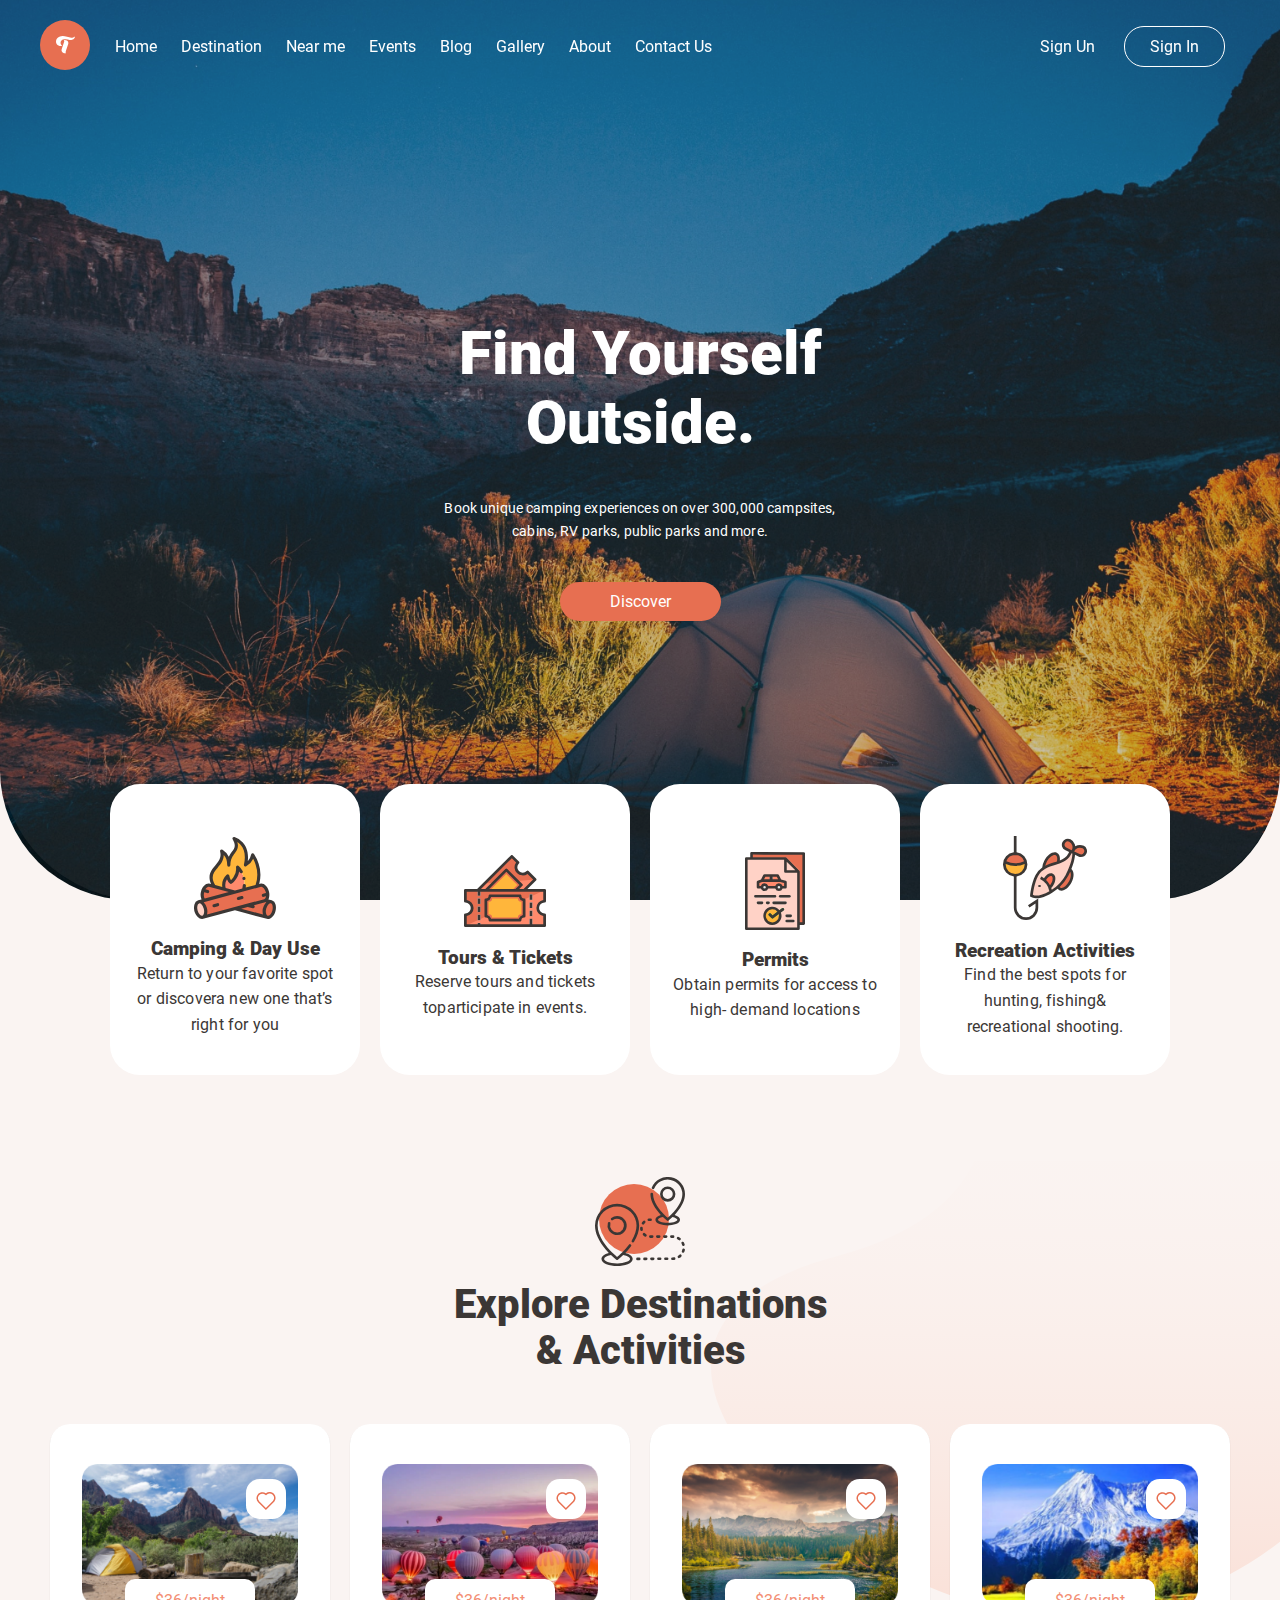
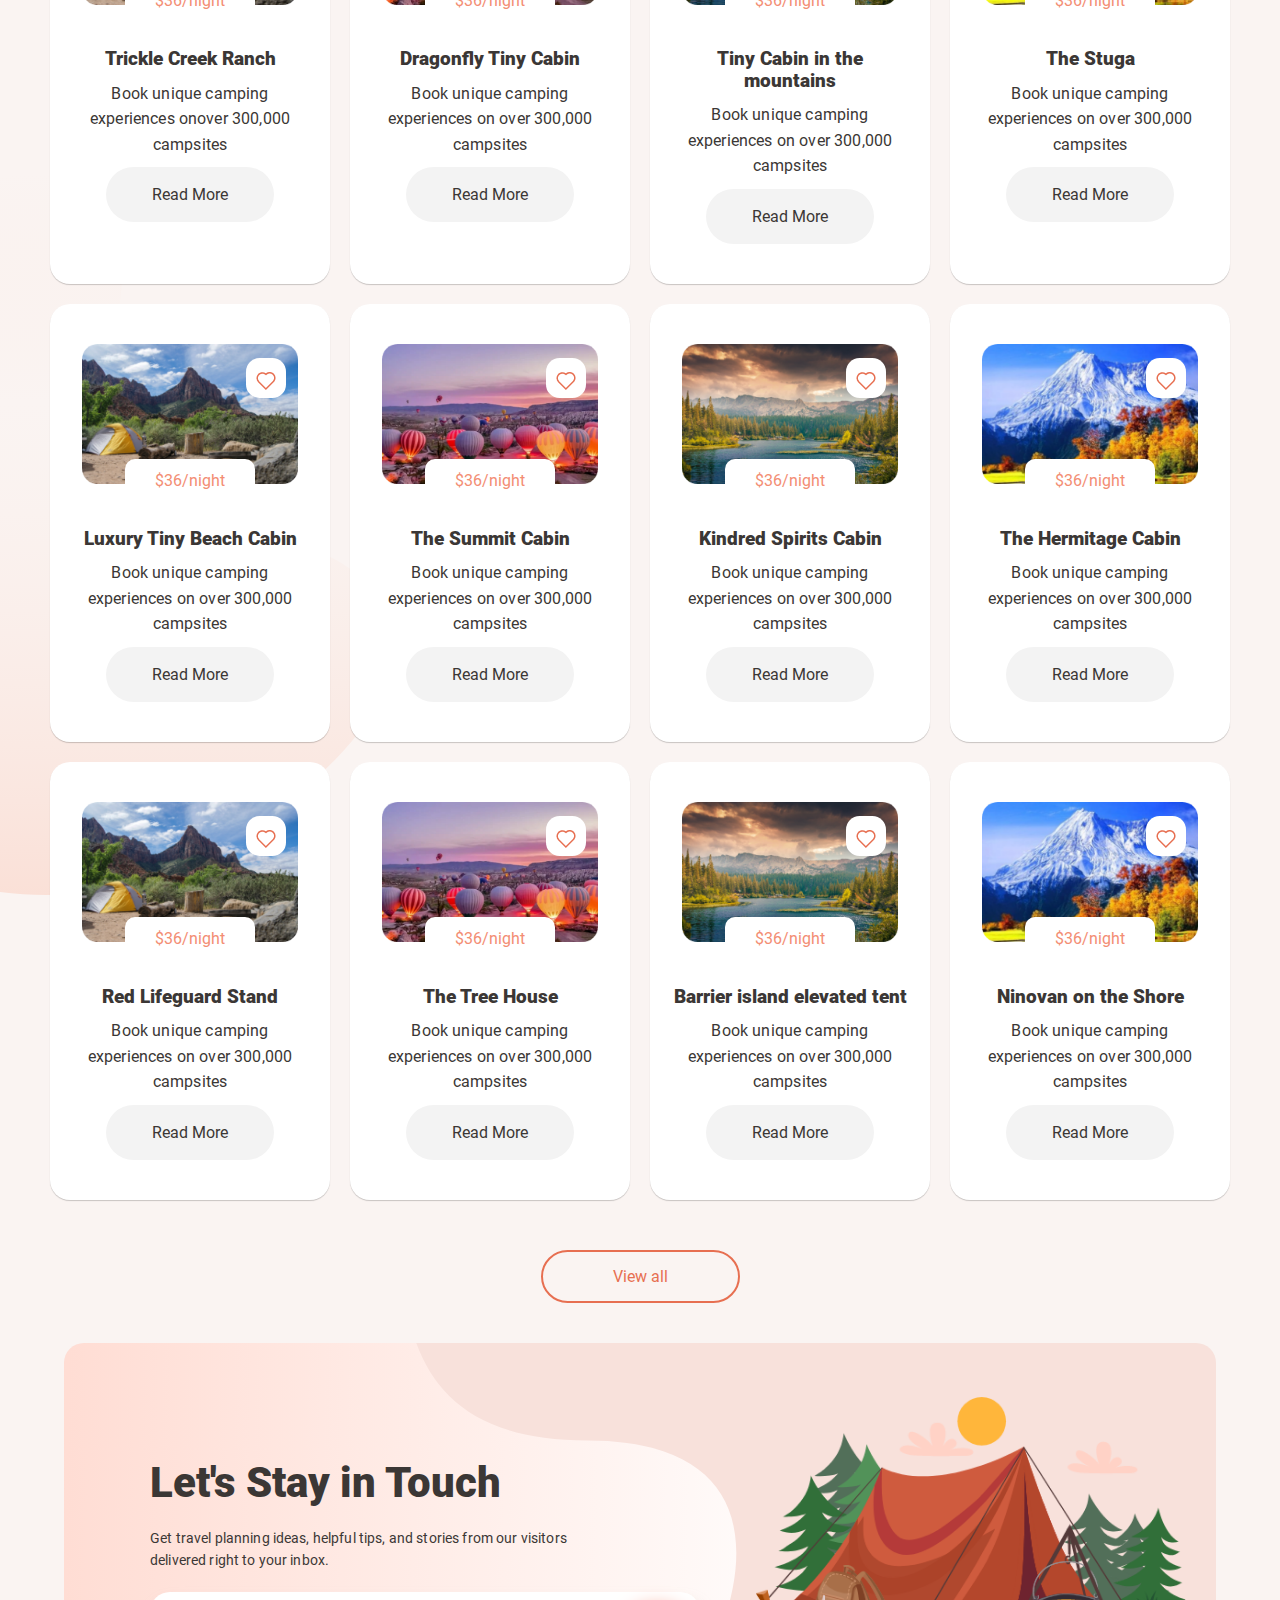
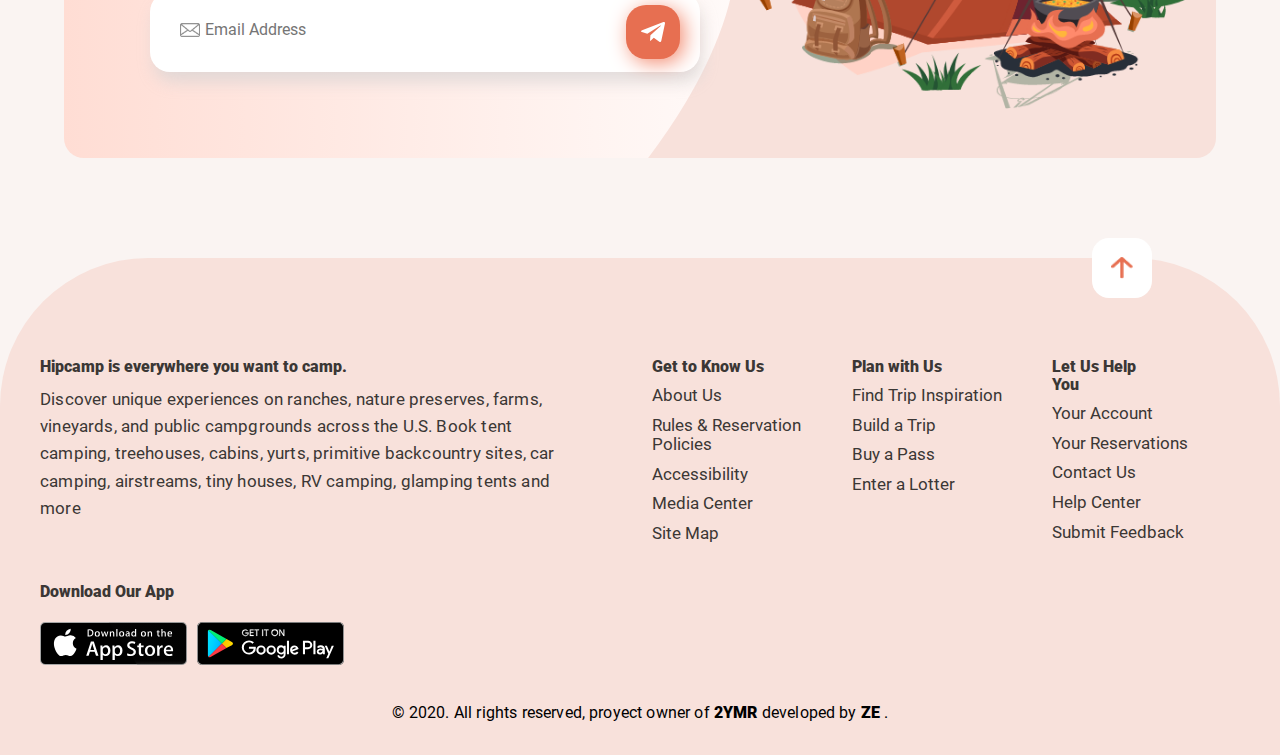
<file: src/frontend/app/03-pages/index.html>
<!DOCTYPE html>
<html lang="es">
<head>
    <meta charset="UTF-8">
    <meta http-equiv="X-UA-Compatible" content="IE=edge">
    <meta name="viewport" content="width=device-width, initial-scale=1.0">
    <title>Camping - Home</title>
    <meta name="description" content="proyect camping activities">
    <link rel="shortcut icon" href="../../assets/icons/logo.svg" type="image/x-icon">
    <link rel="stylesheet" href="../03-pages/p-home.css">
</head>
<body>
    <main>
        <!-- PRIMERA SECCION  -->
        <section id="home">
            <header>
                <div class="nav max-limt">
                    <figure class="nav-movil__logo">
                        <img src="../../assets/icons/logo.svg" alt="logo">
                    </figure>
                    <nav class="nav-movil__lista">
                        <ul class="content-list">
                            <li class="content-list__item"><a class="list-enlace" href="#home">Home</a></li>
                            <li class="content-list__item"><a class="list-enlace" href="#Destination">Destination</a></li>
                            <li class="content-list__item"><a class="list-enlace" href="#">Near me</a></li>
                            <li class="content-list__item"><a class="list-enlace" href="#">Events</a></li>
                            <li class="content-list__item"><a class="list-enlace" href="#">Blog</a></li>
                            <li class="content-list__item"><a class="list-enlace" href="#">Gallery</a></li>
                            <li class="content-list__item"><a class="list-enlace" href="#">About</a></li>
                            <li class="content-list__item"><a class="list-enlace" href="#Contact">Contact Us</a></li>
                        </ul>
                        <div class="content-sign">
                            <button class="content-sign__item">
                                Sign Un
                            <div class="up"></div>
                            </button>
                            <button class="content-sign__item content-line__item--in">Sign In</button>
                        </div>
                    </nav>
                    <div class="nav-movil__menu">
                        <div id="rotate" class="content-line">
                            <div class="content-line__background">
                                <div class="content-item"></div>
                                <div class="content-item"></div>
                                <div class="content-item"></div>
                            </div>
                        </div>
                    </div>
                </div>
            </header>
            <section class="background-cover">
                <section class="background-cover__content">
                    <article class="content-title">
                        <h1 class="content-title__title">Find Yourself <br> Outside.</h1>
                        <p class="content-title__parrafo"> Book unique camping experiences on over 300,000 campsites,<br>cabins, RV parks, public parks and more.</p>
                        <button class="content-title__button">Discover</button>
                    </article>
                </section>
            </section>
            <section class="card content-card max-limt">
                <article class="content-card__item">
                    <figure class="item__figure">
                        <img src="../../assets/icons/bonfire.svg" alt="fire">
                    </figure>
                    <h3 class="item__title">
                        Camping & Day Use
                    </h3>
                    <p class="item__description">
                        Return to your favorite spot or discovera new one that’s right for you
                    </p>
                </article>
    
                <article class="content-card__item">
                    <figure class="item__figure">
                        <img src="../../assets/icons/tickets.svg" alt="Tours & Tickets">
                    </figure>
                    <h3 class="item__title">
                        Tours & Tickets
                    </h3>
                    <p class="item__description">
                        Reserve tours and tickets toparticipate in events.
                    </p>
                </article>
    
                <article class="content-card__item">
                    <figure class="item__figure">
                        <img src="../../assets/icons/filled outline.svg" alt="Permits">
                    </figure>
                    <h3 class="item__title">
                        Permits
                    </h3>
                    <p class="item__description">
                        Obtain permits for access to high- demand locations
                    </p>
                </article>
    
                <article class="content-card__item">
                    <figure class="item__figure">
                        <img src="../../assets/icons/fishing.svg" alt="Recreation Activities">
                    </figure>
                    <h3 class="item__title">
                        Recreation Activities
                    </h3>
                    <p class="item__description">
                        Find the best spots for hunting, fishing& recreational shooting.
                    </p>
                </article>
            </section>
        </section>
        <!-- ........................................................................................ -->
    
        <!-- Segunda seccion -->

        <section id="Destination" class="explore">
            <div class="explore__item colum-center">
                <div class ="content-destinations__figure">
                    <figure class="item__figure">
                        <img src="../../assets/icons/destination.svg" alt="description">
                    </figure>
                    <div class="item__circle"></div>
                </div>
                <h2 class="content-destinations__title">
                    Explore Destinations <br>& Activities
                </h2>
            </div>
            <section class=" grid_explore explore__item max-limt explore__item--before">

                <article class="card-explore">
                    <div class="card-explore__item ">
                        <figure class="explore-figure">
                            <img src="../../assets/images/image-1.png" alt="image">
                        </figure>
                        <span class="explore-night">$36/night</span>
                        <div class="explore-white">
                            <!--<figure>
                                <img class="corazon" src="../../assets/icons/corazon.png" alt="corazon">
                            </figure> -->
                        </div>
                    </div>
                    <div class="card-explore__item">
                        <h3 class="explore-title">Trickle Creek Ranch</h3>
                        <p class="explore-parrafo">Book unique camping experiences onover 300,000 campsites</p>
                        <button class="explore-btn">
                            Read More
                        </button>
                    </div>
                </article>

                <article class="card-explore">
                    <div class="card-explore__item">
                        <figure class="explore-figure">
                            <img src="../../assets/images/image-2.png" alt="image">
                        </figure>
                        <span class="explore-night">$36/night</span>
                        <div class="explore-white">
                            <!-- <figure>
                                <img class="corazon" src="../../assets/icons/corazon-rojo.png" alt="corazon">
                            </figure> -->
                        </div>
                    </div>
                    <div class="card-explore__item">
                        <h3 class="explore-title">Dragonfly Tiny Cabin</h3>
                        <p class="explore-parrafo">Book unique camping experiences on over 300,000 campsites</p>
                        <button class="explore-btn">
                            Read More
                        </button>
                    </div>
                </article>
    
                <article class="card-explore">
                    <div class="card-explore__item">
                        <figure class="explore-figure">
                            <img src="../../assets/images/image-3.png" alt="1image">
                        </figure>
                        <span class="explore-night">$36/night</span>
                        <div class="explore-white">
                            <!--<figure>
                                <img class="corazon" src="../../assets/icons/corazon.png" alt="corazon">
                            </figure> -->
                        </div>
                    </div>
                    <div class="card-explore__item">
                        <h3 class="explore-title">Tiny Cabin in the mountains</h3>
                        <p class="explore-parrafo">Book unique camping experiences on over 300,000 campsites</p>
                        <button class="explore-btn">
                            Read More
                        </button>
                    </div>
                </article>
    
                <article class="card-explore">
                    <div class="card-explore__item">
                        <figure class="explore-figure">
                            <img src="../../assets/images/image-4.png" alt="1image">
                        </figure>
                        <span class="explore-night">$36/night</span>
                        <div class="explore-white">
                            <!--<figure>
                                <img class="corazon" src="../../assets/icons/corazon.png" alt="corazon">
                            </figure> -->
                        </div>
                    </div>
                    <div class="card-explore__item">
                        <h3 class="explore-title">The Stuga</h3>
                        <p class="explore-parrafo">Book unique camping experiences on over 300,000 campsites</p>
                        <button class="explore-btn">
                            Read More
                        </button>
                    </div>
                </article>
    
                <article class="card-explore">
                    <div class="card-explore__item">
                        <figure class="explore-figure">
                            <img src="../../assets/images/image-1.png" alt="1image">
                        </figure>
                        <span class="explore-night">$36/night</span>
                        <div class="explore-white">
                            <!--<figure>
                                <img class="corazon" src="../../assets/icons/corazon.png" alt="corazon">
                            </figure> -->
                        </div>
                    </div>
                    <div class="card-explore__item">
                        <h3 class="explore-title">Luxury Tiny Beach Cabin</h3>
                        <p class="explore-parrafo">Book unique camping experiences on over 300,000 campsites</p>
                        <button class="explore-btn">
                            Read More
                        </button>
                    </div>
                </article>
    
                <article class="card-explore">
                    <div class="card-explore__item">
                        <figure class="explore-figure">
                            <img src="../../assets/images/image-2.png" alt="1image">
                        </figure>
                        <span class="explore-night">$36/night</span>
                        <div class="explore-white">
                            <!--<figure>
                                <img class="corazon" src="../../assets/icons/corazon.png" alt="corazon">
                            </figure> -->
                        </div>
                    </div>
                    <div class="card-explore__item">
                        <h3 class="explore-title">The Summit Cabin</h3>
                        <p class="explore-parrafo">Book unique camping experiences on over 300,000 campsites</p>
                        <button class="explore-btn">
                            Read More
                        </button>
                    </div>
                </article>
    
                <article class="card-explore">
                    <div class="card-explore__item">
                        <figure class="explore-figure">
                            <img src="../../assets/images/image-3.png" alt="1image">
                        </figure>
                        <span class="explore-night">$36/night</span>
                        <div class="explore-white">
                            <!--<figure>
                                <img class="corazon" src="../../assets/icons/corazon.png" alt="corazon">
                            </figure> -->
                        </div>
                    </div>
                    <div class="card-explore__item">
                        <h3 class="explore-title">Kindred Spirits Cabin</h3>
                        <p class="explore-parrafo">Book unique camping experiences on over 300,000 campsites</p>
                        <button class="explore-btn">
                            Read More
                        </button>
                    </div>
                </article>
    
                <article class="card-explore">
                    <div class="card-explore__item">
                        <figure class="explore-figure">
                            <img src="../../assets/images/image-4.png" alt="1image">
                        </figure>
                        <span class="explore-night">$36/night</span>
                        <div class="explore-white">
                            <!--<figure>
                                <img class="corazon" src="../../assets/icons/corazon.png" alt="corazon">
                            </figure> -->
                        </div>
                    </div>
                    <div class="card-explore__item">
                        <h3 class="explore-title">The Hermitage Cabin</h3>
                        <p class="explore-parrafo">Book unique camping experiences on over 300,000 campsites</p>
                        <button class="explore-btn">
                            Read More
                        </button>
                    </div>
                </article>
    
                <article class="card-explore">
                    <div class="card-explore__item">
                        <figure class="explore-figure">
                            <img src="../../assets/images/image-1.png" alt="1image">
                        </figure>
                        <span class="explore-night">$36/night</span>
                        <div class="explore-white">
                            <!--<figure>
                                <img class="corazon" src="../../assets/icons/corazon.png" alt="corazon">
                            </figure> -->
                        </div>
                    </div>
                    <div class="card-explore__item">
                        <h3 class="explore-title">Red Lifeguard Stand</h3>
                        <p class="explore-parrafo">Book unique camping experiences on over 300,000 campsites</p>
                        <button class="explore-btn">
                            Read More
                        </button>
                    </div>
                </article>
    
                <article class="card-explore">
                    <div class="card-explore__item">
                        <figure class="explore-figure">
                            <img src="../../assets/images/image-2.png" alt="1image">
                        </figure>
                        <span class="explore-night">$36/night</span>
                        <div class="explore-white">
                            <!--<figure>
                                <img class="corazon" src="../../assets/icons/corazon.png" alt="corazon">
                            </figure> -->
                        </div>
                    </div>
                    <div class="card-explore__item">
                        <h3 class="explore-title">The Tree House</h3>
                        <p class="explore-parrafo">Book unique camping experiences on over 300,000 campsites</p>
                        <button class="explore-btn">
                            Read More
                        </button>
                    </div>
                </article>
    
                <article class="card-explore">
                    <div class="card-explore__item">
                        <figure class="explore-figure">
                            <img src="../../assets/images/image-3.png" alt="1image">
                        </figure>
                        <span class="explore-night">$36/night</span>
                        <div class="explore-white">
                            <!--<figure>
                                <img class="corazon" src="../../assets/icons/corazon.png" alt="corazon">
                            </figure> -->
                        </div>
                    </div>
                    <div class="card-explore__item">
                        <h3 class="explore-title">Barrier island elevated tent</h3>
                        <p class="explore-parrafo">Book unique camping experiences on over 300,000 campsites</p>
                        <button class="explore-btn">
                            Read More
                        </button>
                    </div>
                </article>
    
                <article class="card-explore">
                    <div class="card-explore__item">
                        <figure class="explore-figure">
                            <img src="../../assets/images/image-4.png" alt="1image">
                        </figure>
                        <span class="explore-night">$36/night</span>
                        <div class="explore-white">
                            <!--<figure>
                                <img class="corazon" src="../../assets/icons/corazon.png" alt="corazon">
                            </figure> -->
                        </div>
                    </div>
                    <div class="card-explore__item">
                        <h3 class="explore-title">Ninovan on the Shore</h3>
                        <p class="explore-parrafo">Book unique camping experiences on over 300,000 campsites</p>
                        <button class="explore-btn">
                            Read More
                        </button>
                    </div>
                </article>
    
            </section>
            <!-- ****Finaliza el grid de viajes***** -->
            <div class="explore__item colum-center">
                <button class="explore-btnView">View all</button>
            </div>
            <article class="explore_item--fantasma">
                <img class="fantasma" src="../../assets/icons/Shape-left.svg" alt="izquierda">
                <img class="fantasma" src="../../assets/icons/Shape-rigth.svg" alt="derecha">
            </article>
        </section>
        <!-- ........................................................................................ -->
    
        <!-- seccion  camping -->
        <section id="Contact" class="camping max-limt">
            <div class="camping-item">
                <div class="camping-item__elem">
                    <h2>Let's Stay in Touch</h2>
                    <p>Get travel planning ideas, helpful tips, and stories from our visitors delivered right to your inbox.</p>
                </div>
                <form class="camping-item__elem">
                    <div class="input-elem">
                        <input type="text" placeholder="Email Address">
                        <div class="input-efect"></div>
                    </div>
                    <button type="submit" class="input-elem--figure" >
                        <img src="[data-uri]" />
                    </button>
                </form>
            </div>
            <div class="camping-item">
                <figure>
                    <img src="../../assets/images/carpa.png" alt="camping">
                </figure>
            </div>
            <!-- <div class="camping-fantasma">
                <img src="../../assets/icons/Mascaracamping.svg" alt="mascaraFantasmacamping">
            </div> -->
        </section>
        <!-- /************************************************************************************************/ -->
        
        <footer class="footer">
            <article class="footer_content max-limt">
                <div class="footer-item">
                    <div class="footer-item__elem">
                        <h3>Hipcamp is everywhere you want to camp.</h3>
                        <p>Discover unique experiences on ranches, nature preserves, farms, vineyards, and 
                            public campgrounds across the U.S. Book tent camping, treehouses, cabins, yurts, 
                            primitive backcountry sites, car camping, airstreams, tiny houses, RV camping, 
                            glamping tents and more
                        </p>
                    </div>
                    <div class="footer-item__elem">
                        <div class="footer-subcontent">
                            <h3 class="footer-subcontent__title">Get to Know Us</h3>
                            <ul class="footer-subcontent__list">
                                <li class="subcontent__item"><a href="#" >About Us</a></li>
                                <li class="subcontent__item"><a href="#" >Rules & Reservation Policies</a></li>
                                <li class="subcontent__item"><a href="#" >Accessibility</a></li>
                                <li class="subcontent__item"><a href="#" >Media Center</a></li>
                                <li class="subcontent__item"><a href="#" >Site Map</a></li>
                            </ul>
                        </div>
                        <div class="footer-subcontent">
                            <h3 class="footer-subcontent__title">Plan with Us</h3>
                            <ul class="footer-subcontent__list">
                                <li class="subcontent__item"><a href="#" >Find Trip Inspiration</a></li>
                                <li class="subcontent__item"><a href="#" >Build a Trip</a></li>
                                <li class="subcontent__item"><a href="#" >Buy a Pass</a></li>
                                <li class="subcontent__item"><a href="#" >Enter a Lotter</a></li>
                            </ul>
                        </div>
                        <div class="footer-subcontent">
                            <h3 class="footer-subcontent__title">Let Us Help You</h3>
                            <ul class="footer-subcontent__list">
                                <li class="subcontent__item"><a href="#" >Your Account</a></li>
                                <li class="subcontent__item"><a href="#" >Your Reservations</a></li>
                                <li class="subcontent__item"><a href="#" >Contact Us</a></li>
                                <li class="subcontent__item"><a href="#" >Help Center</a></li>
                                <li class="subcontent__item"><a href="#" >Submit Feedback</a></li>
                            </ul>
                        </div>
                    </div>
                </div>
                <div class="footer-item">
                    <h3 class="footer-item__title">Download Our App</h3>
                    <div class="footer-item__download">
                        <figure class="movil-appled">
                            <img src="../../assets/icons/download-store-apple.svg" alt="movil">
                        </figure>
                        <figure class="movil-android">
                            <img src="../../assets/icons/google-play-badge.svg" alt="movil">
                        </figure>
                    </div>
                </div>
                <div class="footer-item">
                    <p class="footer-item_derechos">© 2020. All rights reserved, proyect owner of <a href="https://www.facebook.com/Grupo2MYR">2YMR</a> developed by <a href="https://www.facebook.com/erike.torres.7"> ZE</a> .</p>
                </div>
            </article>
            <article class="footer_arrow">
                <a href="#home">
                    <figure >
                        <img src="../../assets/icons/arrow-up.png" alt="arrow">
                    </figure>
                </a>
            </article>
        </footer>
    </main>
    <script src="p-home.js"></script>
</body>
</html>
</file>
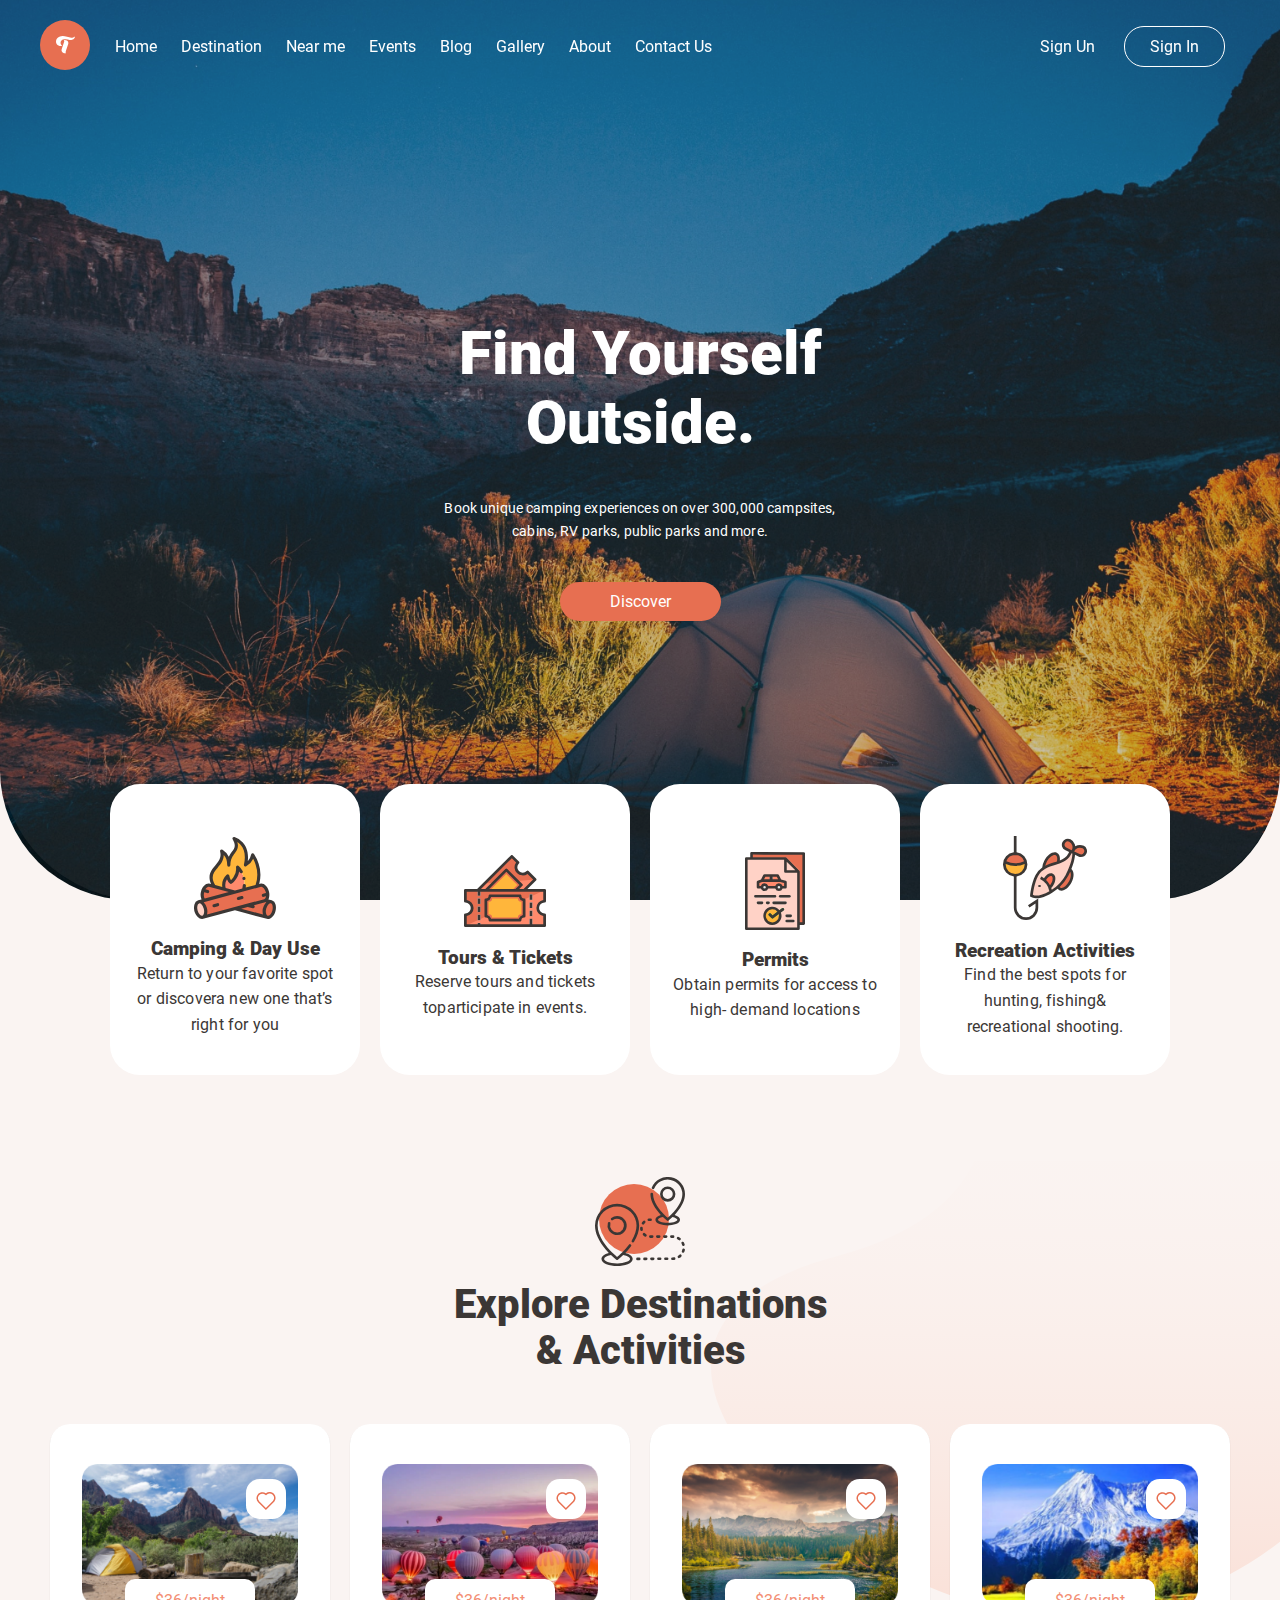
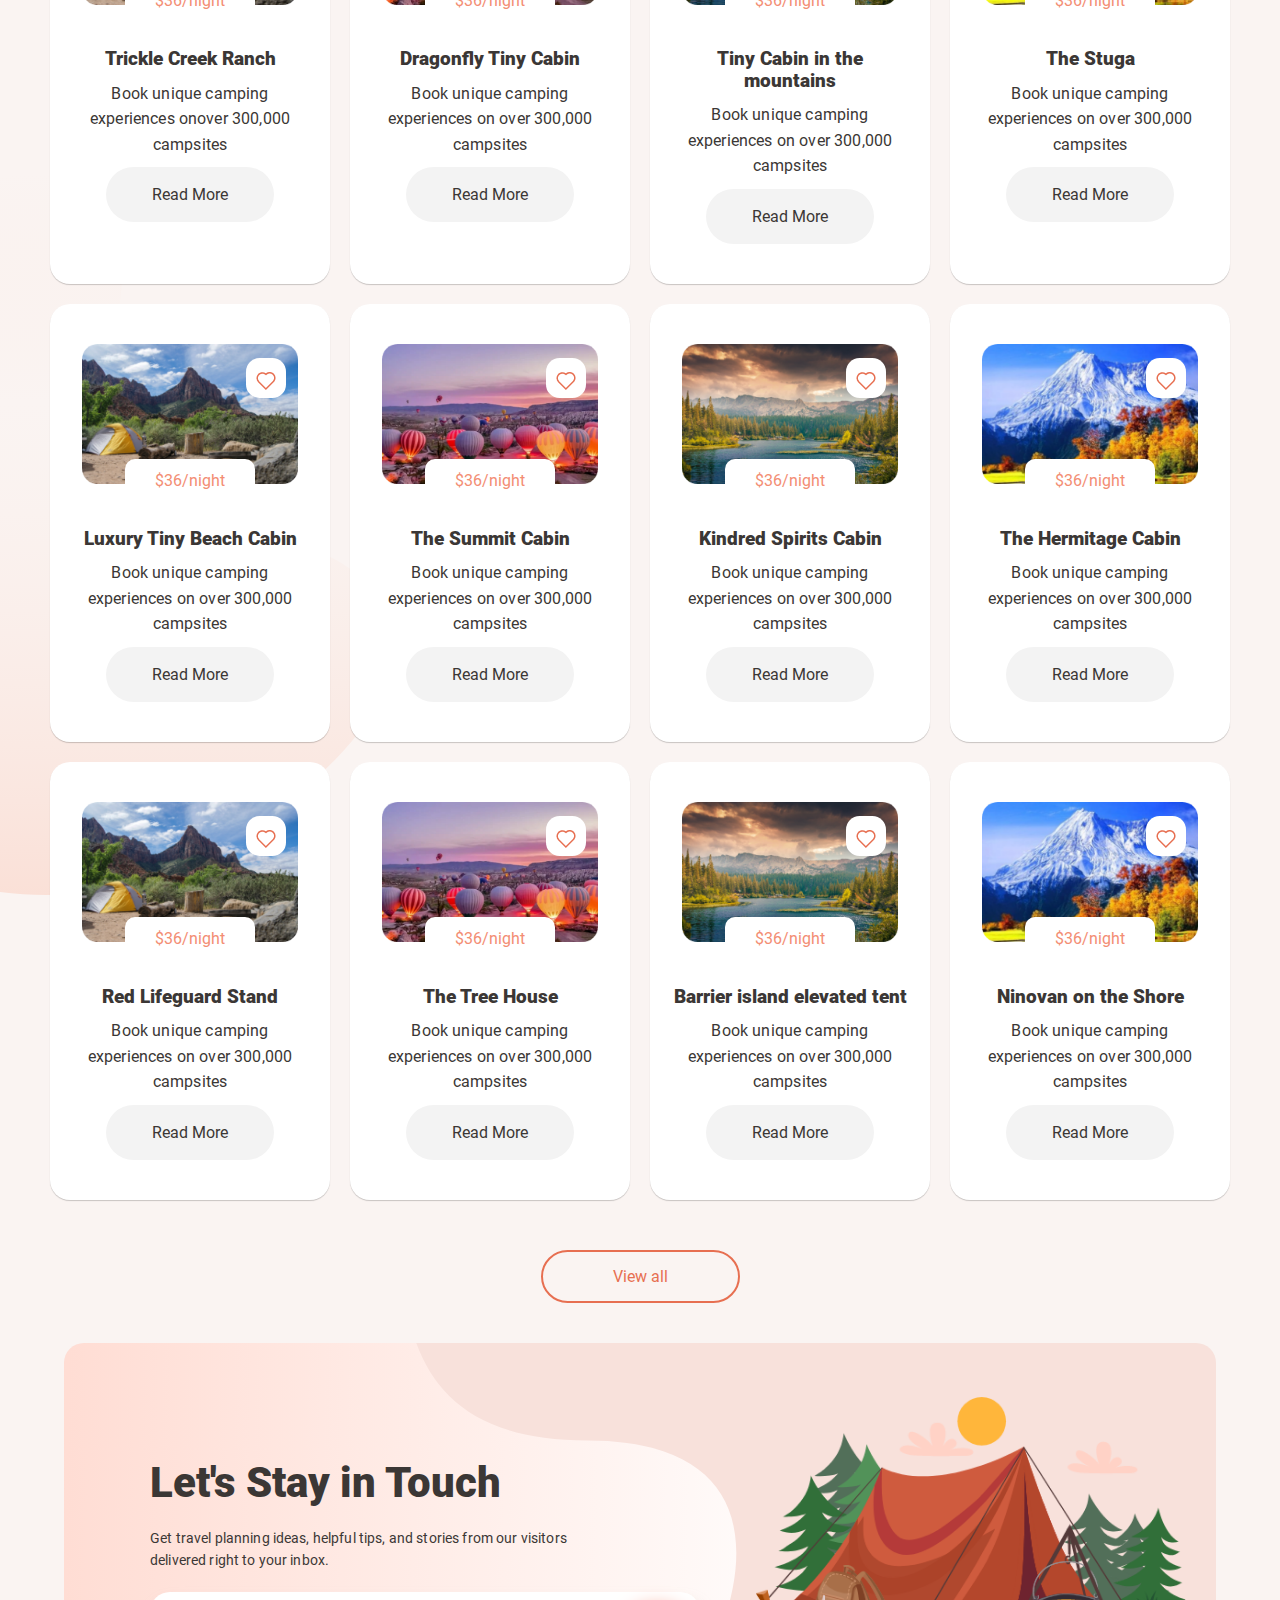
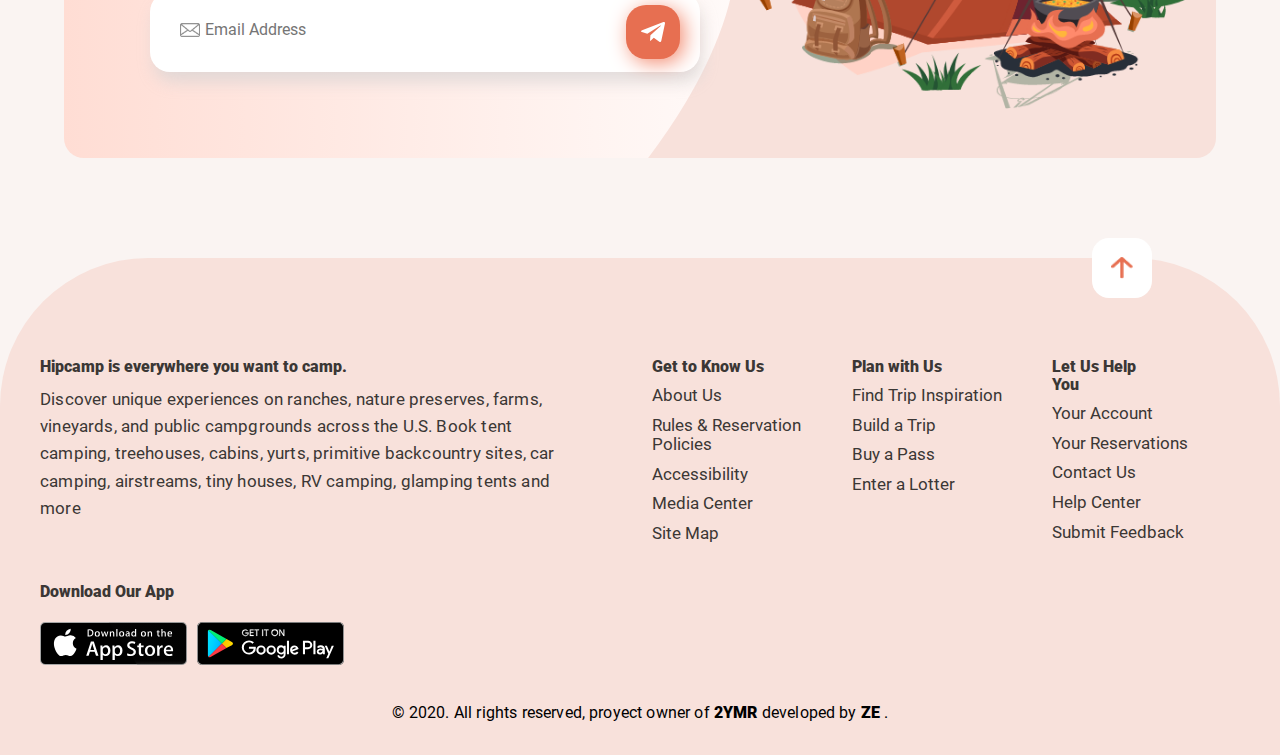
<file: src/frontend/app/03-pages/p-home.html>
<!DOCTYPE html>
<html lang="es">
<head>
    <meta charset="UTF-8">
    <meta http-equiv="X-UA-Compatible" content="IE=edge">
    <meta name="viewport" content="width=device-width, initial-scale=1.0">
    <title>Camping - Home</title>
    <meta name="description" content="proyect camping activities">
    <link rel="shortcut icon" href="../../assets/icons/logo.svg" type="image/x-icon">
    <link rel="stylesheet" href="../03-pages/p-home.css">
</head>
<body>
    <main>
        <!-- PRIMERA SECCION  -->
        <section id="home">
            <header>
                <div class="nav max-limt">
                    <figure class="nav-movil__logo">
                        <img src="../../assets/icons/logo.svg" alt="logo">
                    </figure>
                    <nav class="nav-movil__lista">
                        <ul class="content-list">
                            <li class="content-list__item"><a class="list-enlace" href="#home">Home</a></li>
                            <li class="content-list__item"><a class="list-enlace" href="#Destination">Destination</a></li>
                            <li class="content-list__item"><a class="list-enlace" href="#">Near me</a></li>
                            <li class="content-list__item"><a class="list-enlace" href="#">Events</a></li>
                            <li class="content-list__item"><a class="list-enlace" href="#">Blog</a></li>
                            <li class="content-list__item"><a class="list-enlace" href="#">Gallery</a></li>
                            <li class="content-list__item"><a class="list-enlace" href="#">About</a></li>
                            <li class="content-list__item"><a class="list-enlace" href="#Contact">Contact Us</a></li>
                        </ul>
                        <div class="content-sign">
                            <button class="content-sign__item">
                                Sign Un
                            <div class="up"></div>
                            </button>
                            <button class="content-sign__item content-line__item--in">Sign In</button>
                        </div>
                    </nav>
                    <div class="nav-movil__menu">
                        <div id="rotate" class="content-line">
                            <div class="content-line__background">
                                <div class="content-item"></div>
                                <div class="content-item"></div>
                                <div class="content-item"></div>
                            </div>
                        </div>
                    </div>
                </div>
            </header>
            <section class="background-cover">
                <section class="background-cover__content">
                    <article class="content-title">
                        <h1 class="content-title__title">Find Yourself <br> Outside.</h1>
                        <p class="content-title__parrafo"> Book unique camping experiences on over 300,000 campsites,<br>cabins, RV parks, public parks and more.</p>
                        <button class="content-title__button">Discover</button>
                    </article>
                </section>
            </section>
            <section class="card content-card max-limt">
                <article class="content-card__item">
                    <figure class="item__figure">
                        <img src="../../assets/icons/bonfire.svg" alt="fire">
                    </figure>
                    <h3 class="item__title">
                        Camping & Day Use
                    </h3>
                    <p class="item__description">
                        Return to your favorite spot or discovera new one that’s right for you
                    </p>
                </article>
    
                <article class="content-card__item">
                    <figure class="item__figure">
                        <img src="../../assets/icons/tickets.svg" alt="Tours & Tickets">
                    </figure>
                    <h3 class="item__title">
                        Tours & Tickets
                    </h3>
                    <p class="item__description">
                        Reserve tours and tickets toparticipate in events.
                    </p>
                </article>
    
                <article class="content-card__item">
                    <figure class="item__figure">
                        <img src="../../assets/icons/filled outline.svg" alt="Permits">
                    </figure>
                    <h3 class="item__title">
                        Permits
                    </h3>
                    <p class="item__description">
                        Obtain permits for access to high- demand locations
                    </p>
                </article>
    
                <article class="content-card__item">
                    <figure class="item__figure">
                        <img src="../../assets/icons/fishing.svg" alt="Recreation Activities">
                    </figure>
                    <h3 class="item__title">
                        Recreation Activities
                    </h3>
                    <p class="item__description">
                        Find the best spots for hunting, fishing& recreational shooting.
                    </p>
                </article>
            </section>
        </section>
        <!-- ........................................................................................ -->
    
        <!-- Segunda seccion -->

        <section id="Destination" class="explore">
            <div class="explore__item colum-center">
                <div class ="content-destinations__figure">
                    <figure class="item__figure">
                        <img src="../../assets/icons/destination.svg" alt="description">
                    </figure>
                    <div class="item__circle"></div>
                </div>
                <h2 class="content-destinations__title">
                    Explore Destinations <br>& Activities
                </h2>
            </div>
            <section class=" grid_explore explore__item max-limt explore__item--before">

                <article class="card-explore">
                    <div class="card-explore__item ">
                        <figure class="explore-figure">
                            <img src="../../assets/images/image-1.png" alt="image">
                        </figure>
                        <span class="explore-night">$36/night</span>
                        <div class="explore-white">
                            <!--<figure>
                                <img class="corazon" src="../../assets/icons/corazon.png" alt="corazon">
                            </figure> -->
                        </div>
                    </div>
                    <div class="card-explore__item">
                        <h3 class="explore-title">Trickle Creek Ranch</h3>
                        <p class="explore-parrafo">Book unique camping experiences onover 300,000 campsites</p>
                        <button class="explore-btn">
                            Read More
                        </button>
                    </div>
                </article>

                <article class="card-explore">
                    <div class="card-explore__item">
                        <figure class="explore-figure">
                            <img src="../../assets/images/image-2.png" alt="image">
                        </figure>
                        <span class="explore-night">$36/night</span>
                        <div class="explore-white">
                            <!-- <figure>
                                <img class="corazon" src="../../assets/icons/corazon-rojo.png" alt="corazon">
                            </figure> -->
                        </div>
                    </div>
                    <div class="card-explore__item">
                        <h3 class="explore-title">Dragonfly Tiny Cabin</h3>
                        <p class="explore-parrafo">Book unique camping experiences on over 300,000 campsites</p>
                        <button class="explore-btn">
                            Read More
                        </button>
                    </div>
                </article>
    
                <article class="card-explore">
                    <div class="card-explore__item">
                        <figure class="explore-figure">
                            <img src="../../assets/images/image-3.png" alt="1image">
                        </figure>
                        <span class="explore-night">$36/night</span>
                        <div class="explore-white">
                            <!--<figure>
                                <img class="corazon" src="../../assets/icons/corazon.png" alt="corazon">
                            </figure> -->
                        </div>
                    </div>
                    <div class="card-explore__item">
                        <h3 class="explore-title">Tiny Cabin in the mountains</h3>
                        <p class="explore-parrafo">Book unique camping experiences on over 300,000 campsites</p>
                        <button class="explore-btn">
                            Read More
                        </button>
                    </div>
                </article>
    
                <article class="card-explore">
                    <div class="card-explore__item">
                        <figure class="explore-figure">
                            <img src="../../assets/images/image-4.png" alt="1image">
                        </figure>
                        <span class="explore-night">$36/night</span>
                        <div class="explore-white">
                            <!--<figure>
                                <img class="corazon" src="../../assets/icons/corazon.png" alt="corazon">
                            </figure> -->
                        </div>
                    </div>
                    <div class="card-explore__item">
                        <h3 class="explore-title">The Stuga</h3>
                        <p class="explore-parrafo">Book unique camping experiences on over 300,000 campsites</p>
                        <button class="explore-btn">
                            Read More
                        </button>
                    </div>
                </article>
    
                <article class="card-explore">
                    <div class="card-explore__item">
                        <figure class="explore-figure">
                            <img src="../../assets/images/image-1.png" alt="1image">
                        </figure>
                        <span class="explore-night">$36/night</span>
                        <div class="explore-white">
                            <!--<figure>
                                <img class="corazon" src="../../assets/icons/corazon.png" alt="corazon">
                            </figure> -->
                        </div>
                    </div>
                    <div class="card-explore__item">
                        <h3 class="explore-title">Luxury Tiny Beach Cabin</h3>
                        <p class="explore-parrafo">Book unique camping experiences on over 300,000 campsites</p>
                        <button class="explore-btn">
                            Read More
                        </button>
                    </div>
                </article>
    
                <article class="card-explore">
                    <div class="card-explore__item">
                        <figure class="explore-figure">
                            <img src="../../assets/images/image-2.png" alt="1image">
                        </figure>
                        <span class="explore-night">$36/night</span>
                        <div class="explore-white">
                            <!--<figure>
                                <img class="corazon" src="../../assets/icons/corazon.png" alt="corazon">
                            </figure> -->
                        </div>
                    </div>
                    <div class="card-explore__item">
                        <h3 class="explore-title">The Summit Cabin</h3>
                        <p class="explore-parrafo">Book unique camping experiences on over 300,000 campsites</p>
                        <button class="explore-btn">
                            Read More
                        </button>
                    </div>
                </article>
    
                <article class="card-explore">
                    <div class="card-explore__item">
                        <figure class="explore-figure">
                            <img src="../../assets/images/image-3.png" alt="1image">
                        </figure>
                        <span class="explore-night">$36/night</span>
                        <div class="explore-white">
                            <!--<figure>
                                <img class="corazon" src="../../assets/icons/corazon.png" alt="corazon">
                            </figure> -->
                        </div>
                    </div>
                    <div class="card-explore__item">
                        <h3 class="explore-title">Kindred Spirits Cabin</h3>
                        <p class="explore-parrafo">Book unique camping experiences on over 300,000 campsites</p>
                        <button class="explore-btn">
                            Read More
                        </button>
                    </div>
                </article>
    
                <article class="card-explore">
                    <div class="card-explore__item">
                        <figure class="explore-figure">
                            <img src="../../assets/images/image-4.png" alt="1image">
                        </figure>
                        <span class="explore-night">$36/night</span>
                        <div class="explore-white">
                            <!--<figure>
                                <img class="corazon" src="../../assets/icons/corazon.png" alt="corazon">
                            </figure> -->
                        </div>
                    </div>
                    <div class="card-explore__item">
                        <h3 class="explore-title">The Hermitage Cabin</h3>
                        <p class="explore-parrafo">Book unique camping experiences on over 300,000 campsites</p>
                        <button class="explore-btn">
                            Read More
                        </button>
                    </div>
                </article>
    
                <article class="card-explore">
                    <div class="card-explore__item">
                        <figure class="explore-figure">
                            <img src="../../assets/images/image-1.png" alt="1image">
                        </figure>
                        <span class="explore-night">$36/night</span>
                        <div class="explore-white">
                            <!--<figure>
                                <img class="corazon" src="../../assets/icons/corazon.png" alt="corazon">
                            </figure> -->
                        </div>
                    </div>
                    <div class="card-explore__item">
                        <h3 class="explore-title">Red Lifeguard Stand</h3>
                        <p class="explore-parrafo">Book unique camping experiences on over 300,000 campsites</p>
                        <button class="explore-btn">
                            Read More
                        </button>
                    </div>
                </article>
    
                <article class="card-explore">
                    <div class="card-explore__item">
                        <figure class="explore-figure">
                            <img src="../../assets/images/image-2.png" alt="1image">
                        </figure>
                        <span class="explore-night">$36/night</span>
                        <div class="explore-white">
                            <!--<figure>
                                <img class="corazon" src="../../assets/icons/corazon.png" alt="corazon">
                            </figure> -->
                        </div>
                    </div>
                    <div class="card-explore__item">
                        <h3 class="explore-title">The Tree House</h3>
                        <p class="explore-parrafo">Book unique camping experiences on over 300,000 campsites</p>
                        <button class="explore-btn">
                            Read More
                        </button>
                    </div>
                </article>
    
                <article class="card-explore">
                    <div class="card-explore__item">
                        <figure class="explore-figure">
                            <img src="../../assets/images/image-3.png" alt="1image">
                        </figure>
                        <span class="explore-night">$36/night</span>
                        <div class="explore-white">
                            <!--<figure>
                                <img class="corazon" src="../../assets/icons/corazon.png" alt="corazon">
                            </figure> -->
                        </div>
                    </div>
                    <div class="card-explore__item">
                        <h3 class="explore-title">Barrier island elevated tent</h3>
                        <p class="explore-parrafo">Book unique camping experiences on over 300,000 campsites</p>
                        <button class="explore-btn">
                            Read More
                        </button>
                    </div>
                </article>
    
                <article class="card-explore">
                    <div class="card-explore__item">
                        <figure class="explore-figure">
                            <img src="../../assets/images/image-4.png" alt="1image">
                        </figure>
                        <span class="explore-night">$36/night</span>
                        <div class="explore-white">
                            <!--<figure>
                                <img class="corazon" src="../../assets/icons/corazon.png" alt="corazon">
                            </figure> -->
                        </div>
                    </div>
                    <div class="card-explore__item">
                        <h3 class="explore-title">Ninovan on the Shore</h3>
                        <p class="explore-parrafo">Book unique camping experiences on over 300,000 campsites</p>
                        <button class="explore-btn">
                            Read More
                        </button>
                    </div>
                </article>
    
            </section>
            <!-- ****Finaliza el grid de viajes***** -->
            <div class="explore__item colum-center">
                <button class="explore-btnView">View all</button>
            </div>
            <article class="explore_item--fantasma">
                <img class="fantasma" src="../../assets/icons/Shape-left.svg" alt="izquierda">
                <img class="fantasma" src="../../assets/icons/Shape-rigth.svg" alt="derecha">
            </article>
        </section>
        <!-- ........................................................................................ -->
    
        <!-- seccion  camping -->
        <section id="Contact" class="camping max-limt">
            <div class="camping-item">
                <div class="camping-item__elem">
                    <h2>Let's Stay in Touch</h2>
                    <p>Get travel planning ideas, helpful tips, and stories from our visitors delivered right to your inbox.</p>
                </div>
                <form class="camping-item__elem">
                    <div class="input-elem">
                        <input type="text" placeholder="Email Address">
                        <div class="input-efect"></div>
                    </div>
                    <button type="submit" class="input-elem--figure" >
                        <img src="[data-uri]" />
                    </button>
                </form>
            </div>
            <div class="camping-item">
                <figure>
                    <img src="../../assets/images/carpa.png" alt="camping">
                </figure>
            </div>
            <!-- <div class="camping-fantasma">
                <img src="../../assets/icons/Mascaracamping.svg" alt="mascaraFantasmacamping">
            </div> -->
        </section>
        <!-- /************************************************************************************************/ -->
        
        <footer class="footer">
            <article class="footer_content max-limt">
                <div class="footer-item">
                    <div class="footer-item__elem">
                        <h3>Hipcamp is everywhere you want to camp.</h3>
                        <p>Discover unique experiences on ranches, nature preserves, farms, vineyards, and 
                            public campgrounds across the U.S. Book tent camping, treehouses, cabins, yurts, 
                            primitive backcountry sites, car camping, airstreams, tiny houses, RV camping, 
                            glamping tents and more
                        </p>
                    </div>
                    <div class="footer-item__elem">
                        <div class="footer-subcontent">
                            <h3 class="footer-subcontent__title">Get to Know Us</h3>
                            <ul class="footer-subcontent__list">
                                <li class="subcontent__item"><a href="#" >About Us</a></li>
                                <li class="subcontent__item"><a href="#" >Rules & Reservation Policies</a></li>
                                <li class="subcontent__item"><a href="#" >Accessibility</a></li>
                                <li class="subcontent__item"><a href="#" >Media Center</a></li>
                                <li class="subcontent__item"><a href="#" >Site Map</a></li>
                            </ul>
                        </div>
                        <div class="footer-subcontent">
                            <h3 class="footer-subcontent__title">Plan with Us</h3>
                            <ul class="footer-subcontent__list">
                                <li class="subcontent__item"><a href="#" >Find Trip Inspiration</a></li>
                                <li class="subcontent__item"><a href="#" >Build a Trip</a></li>
                                <li class="subcontent__item"><a href="#" >Buy a Pass</a></li>
                                <li class="subcontent__item"><a href="#" >Enter a Lotter</a></li>
                            </ul>
                        </div>
                        <div class="footer-subcontent">
                            <h3 class="footer-subcontent__title">Let Us Help You</h3>
                            <ul class="footer-subcontent__list">
                                <li class="subcontent__item"><a href="#" >Your Account</a></li>
                                <li class="subcontent__item"><a href="#" >Your Reservations</a></li>
                                <li class="subcontent__item"><a href="#" >Contact Us</a></li>
                                <li class="subcontent__item"><a href="#" >Help Center</a></li>
                                <li class="subcontent__item"><a href="#" >Submit Feedback</a></li>
                            </ul>
                        </div>
                    </div>
                </div>
                <div class="footer-item">
                    <h3 class="footer-item__title">Download Our App</h3>
                    <div class="footer-item__download">
                        <figure class="movil-appled">
                            <img src="../../assets/icons/download-store-apple.svg" alt="movil">
                        </figure>
                        <figure class="movil-android">
                            <img src="../../assets/icons/google-play-badge.svg" alt="movil">
                        </figure>
                    </div>
                </div>
                <div class="footer-item">
                    <p class="footer-item_derechos">© 2020. All rights reserved, proyect owner of <a href="https://www.facebook.com/Grupo2MYR">2YMR</a> developed by <a href="https://www.facebook.com/erike.torres.7"> ZE</a> .</p>
                </div>
            </article>
            <article class="footer_arrow">
                <a href="#home">
                    <figure >
                        <img src="../../assets/icons/arrow-up.png" alt="arrow">
                    </figure>
                </a>
            </article>
        </footer>
    </main>
    <script src="p-home.js"></script>
</body>
</html>
</file>
<file: src/frontend/app/03-pages/p-home.css>
@import "../0-toolbox/general.css";
@import "../01-elements/e.page.limit.css";

/* Carpeta Header*/
@import "../02-sections/s-header/background-cover.css";
@import "../02-sections/s-header/header.css";
@import "../02-sections/s-header/banner.css";

/* Carpeta Explore*/
@import "../02-sections/s-explorer/explore.css";
@import "../02-sections/s-explorer/card_explore.css";
@import "../02-sections/s-explorer/exploreAffterBefore.css";
@import "../02-sections/s-explorer/explore_grid.css";

/* Carpeta banner*/
@import "../02-sections/s-banner/camping.css";

/* Carpeta footer*/
@import "../02-sections/s-footer/footer.css";
</file>
